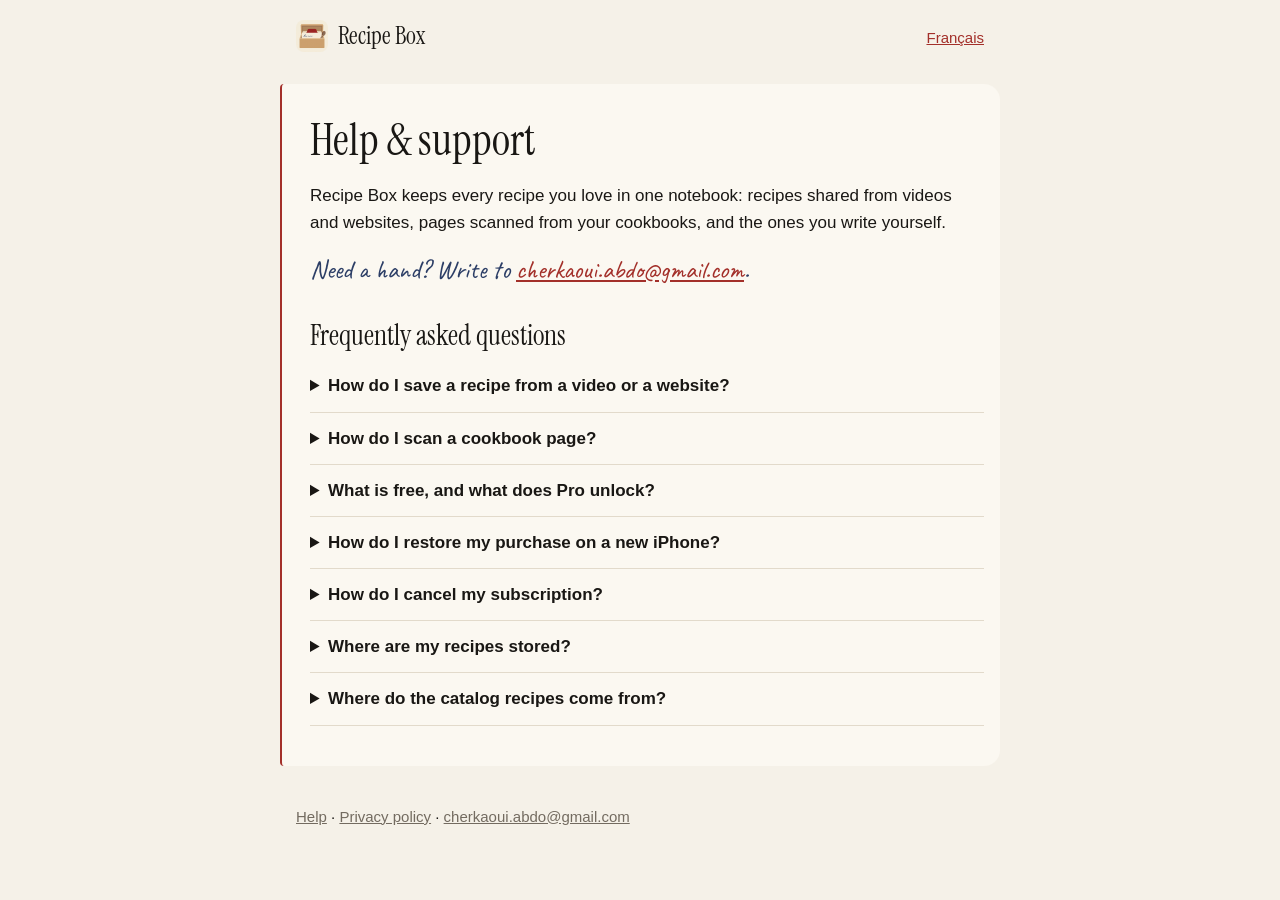
<file: index.html>
<!doctype html>
<html lang="en">
<head>
<meta charset="utf-8">
<meta name="viewport" content="width=device-width, initial-scale=1">
<title>Recipe Box – Help</title>
<meta name="description" content="Help and support for Recipe Box: save recipes from videos and websites, scan cookbooks.">
<link rel="icon" href="assets/favicon.png">
<link rel="apple-touch-icon" href="assets/icon.png">
<link rel="preconnect" href="https://fonts.googleapis.com">
<link href="https://fonts.googleapis.com/css2?family=Caveat&family=Instrument+Serif&display=swap" rel="stylesheet">
<link rel="stylesheet" href="style.css">
</head>
<body>
<header class="bar"><a class="brand" href="index.html"><img src="assets/icon.png" alt="" width="32" height="32">Recipe Box</a><a class="lang" href="fr/index.html">Français</a></header>
<main>
<h1>Help &amp; support</h1>
<p>Recipe Box keeps every recipe you love in one notebook: recipes shared from videos and websites, pages scanned from your cookbooks, and the ones you write yourself.</p>
<p class="note">Need a hand? Write to <a href="mailto:cherkaoui.abdo@gmail.com">cherkaoui.abdo@gmail.com</a>.</p>
<h2>Frequently asked questions</h2>
<details><summary>How do I save a recipe from a video or a website?</summary><p>In TikTok, Instagram, YouTube or Safari, tap Share, then Recipe Box. You can also copy the link, tap + in the app, then Paste a link. Recipe Box reads the public page and pulls out the ingredients and steps it finds. When a video only gives the recipe out loud or by private message, the app keeps the title, photo and caption, and you can write the rest.</p></details>
<details><summary>How do I scan a cookbook page?</summary><p>Tap +, then Scan a page, and point the camera at the recipe. The text is read on your iPhone; the photo is never uploaded. Check the ingredients and steps, then save.</p></details>
<details><summary>What is free, and what does Pro unlock?</summary><p>The free version includes 3 imports in total (link, scan or catalog recipe). Reading your notebook and writing recipes by hand stay unlimited, and imported recipes stay yours forever. Pro unlocks unlimited imports and the grocery list sorted by aisle, with a yearly subscription (free trial for new subscribers) or a one-time lifetime purchase.</p></details>
<details><summary>How do I restore my purchase on a new iPhone?</summary><p>Open Recipe Box, go to Settings, then tap Restore Purchases. Use the same Apple Account you bought with.</p></details>
<details><summary>How do I cancel my subscription?</summary><p>In Recipe Box, open Settings and tap Manage subscription. Or, on your iPhone, open Settings, tap your name, then Subscriptions, and choose Recipe Box. Cancel at least 24 hours before the renewal date to avoid being charged for the next year.</p></details>
<details><summary>Where are my recipes stored?</summary><p>On your iPhone only. There is no account and no cloud; your recipes open without a connection. Deleting the app deletes them.</p></details>
<details><summary>Where do the catalog recipes come from?</summary><p>From the Wikibooks Cookbook, written by its contributors and shared under the CC BY-SA 4.0 license. Each recipe shows its source and the author and license of its photo.</p></details>
</main>
<footer><p><a href="index.html">Help</a> · <a href="privacy.html">Privacy policy</a> · <a href="mailto:cherkaoui.abdo@gmail.com">cherkaoui.abdo@gmail.com</a></p></footer>
</body>
</html>
</file>
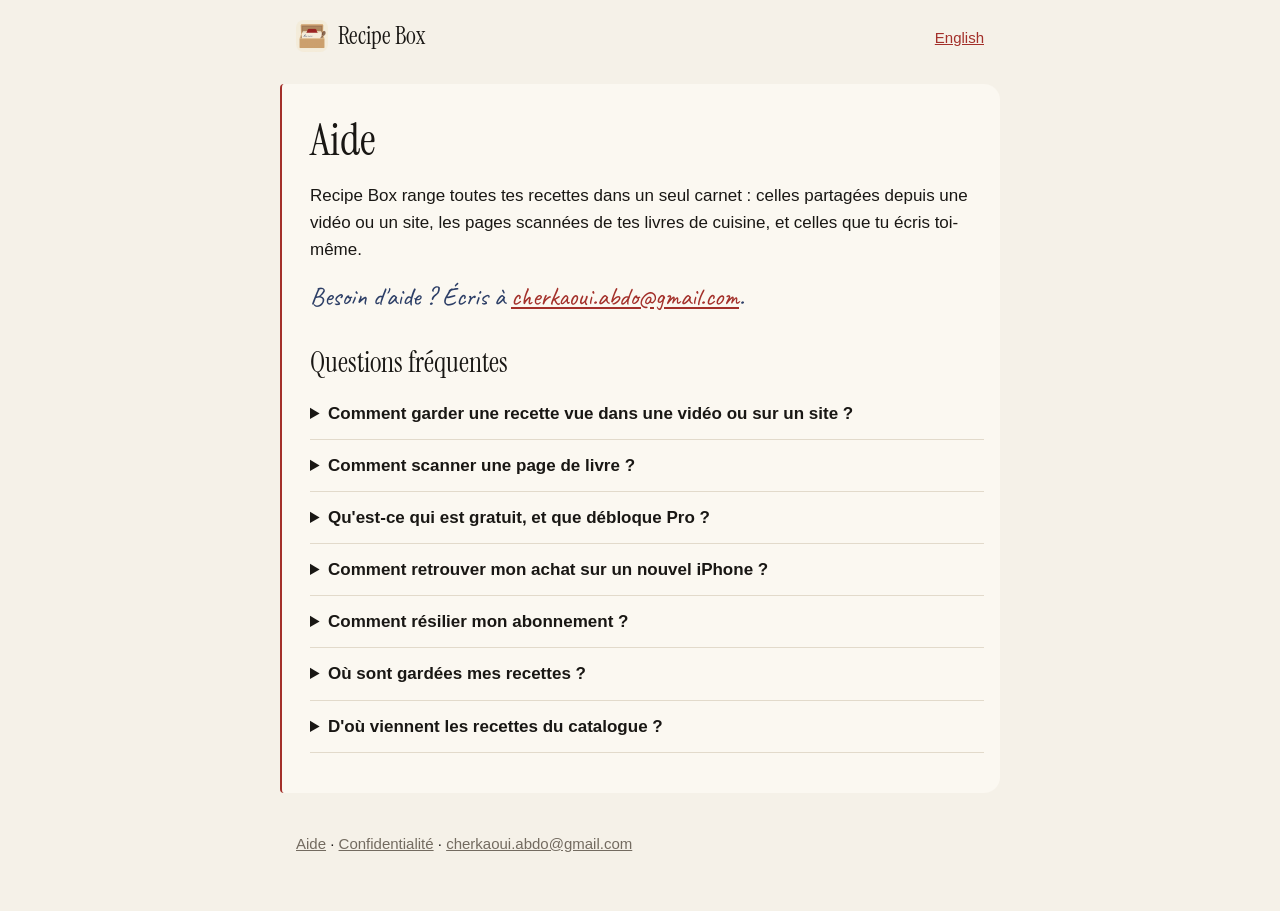
<file: fr/index.html>
<!doctype html>
<html lang="fr">
<head>
<meta charset="utf-8">
<meta name="viewport" content="width=device-width, initial-scale=1">
<title>Recipe Box – Aide</title>
<meta name="description" content="Aide de Recipe Box : garder les recettes des vidéos et des sites, scanner ses livres.">
<link rel="icon" href="../assets/favicon.png">
<link rel="apple-touch-icon" href="../assets/icon.png">
<link rel="preconnect" href="https://fonts.googleapis.com">
<link href="https://fonts.googleapis.com/css2?family=Caveat&family=Instrument+Serif&display=swap" rel="stylesheet">
<link rel="stylesheet" href="../style.css">
</head>
<body>
<header class="bar"><a class="brand" href="index.html"><img src="../assets/icon.png" alt="" width="32" height="32">Recipe Box</a><a class="lang" href="../index.html">English</a></header>
<main>
<h1>Aide</h1>
<p>Recipe Box range toutes tes recettes dans un seul carnet : celles partagées depuis une vidéo ou un site, les pages scannées de tes livres de cuisine, et celles que tu écris toi-même.</p>
<p class="note">Besoin d'aide ? Écris à <a href="mailto:cherkaoui.abdo@gmail.com">cherkaoui.abdo@gmail.com</a>.</p>
<h2>Questions fréquentes</h2>
<details><summary>Comment garder une recette vue dans une vidéo ou sur un site ?</summary><p>Dans TikTok, Instagram, YouTube ou Safari, touche Partager, puis Recipe Box. Tu peux aussi copier le lien, toucher + dans l'app, puis Coller un lien. Recipe Box lit la page publique et en tire les ingrédients et les étapes qu'elle trouve. Quand une vidéo ne donne la recette qu'à l'oral ou par message privé, l'app garde le titre, la photo et la légende, et tu écris le reste.</p></details>
<details><summary>Comment scanner une page de livre ?</summary><p>Touche +, puis Scanner une page, et vise la recette. Le texte est lu sur ton iPhone ; la photo n'est jamais envoyée. Vérifie les ingrédients et les étapes, puis range la recette.</p></details>
<details><summary>Qu'est-ce qui est gratuit, et que débloque Pro ?</summary><p>La version gratuite comprend 3 imports au total (lien, scan ou recette du catalogue). La lecture du carnet et l'écriture à la main restent illimitées, et les recettes importées restent à toi. Pro débloque les imports illimités et la liste de courses par rayon, avec un abonnement annuel (essai gratuit pour les nouveaux abonnés) ou un achat unique à vie.</p></details>
<details><summary>Comment retrouver mon achat sur un nouvel iPhone ?</summary><p>Ouvre Recipe Box, va dans Réglages, puis touche Restaurer mes achats, avec le même compte Apple que celui de l'achat.</p></details>
<details><summary>Comment résilier mon abonnement ?</summary><p>Dans Recipe Box, ouvre Réglages et touche Gérer mon abonnement. Ou, dans les Réglages de l'iPhone, touche ton nom, puis Abonnements, et choisis Recipe Box. Résilie au moins 24 heures avant la date de renouvellement pour ne pas payer l'année suivante.</p></details>
<details><summary>Où sont gardées mes recettes ?</summary><p>Sur ton iPhone seulement. Pas de compte, pas de cloud : tes recettes s'ouvrent sans réseau. Supprimer l'app les supprime.</p></details>
<details><summary>D'où viennent les recettes du catalogue ?</summary><p>Du Wikibooks Cookbook, écrites par ses contributeurs et partagées sous licence CC BY-SA 4.0. Chaque recette indique sa source, ainsi que l'auteur et la licence de sa photo.</p></details>
</main>
<footer><p><a href="index.html">Aide</a> · <a href="confidentialite.html">Confidentialité</a> · <a href="mailto:cherkaoui.abdo@gmail.com">cherkaoui.abdo@gmail.com</a></p></footer>
</body>
</html>
</file>
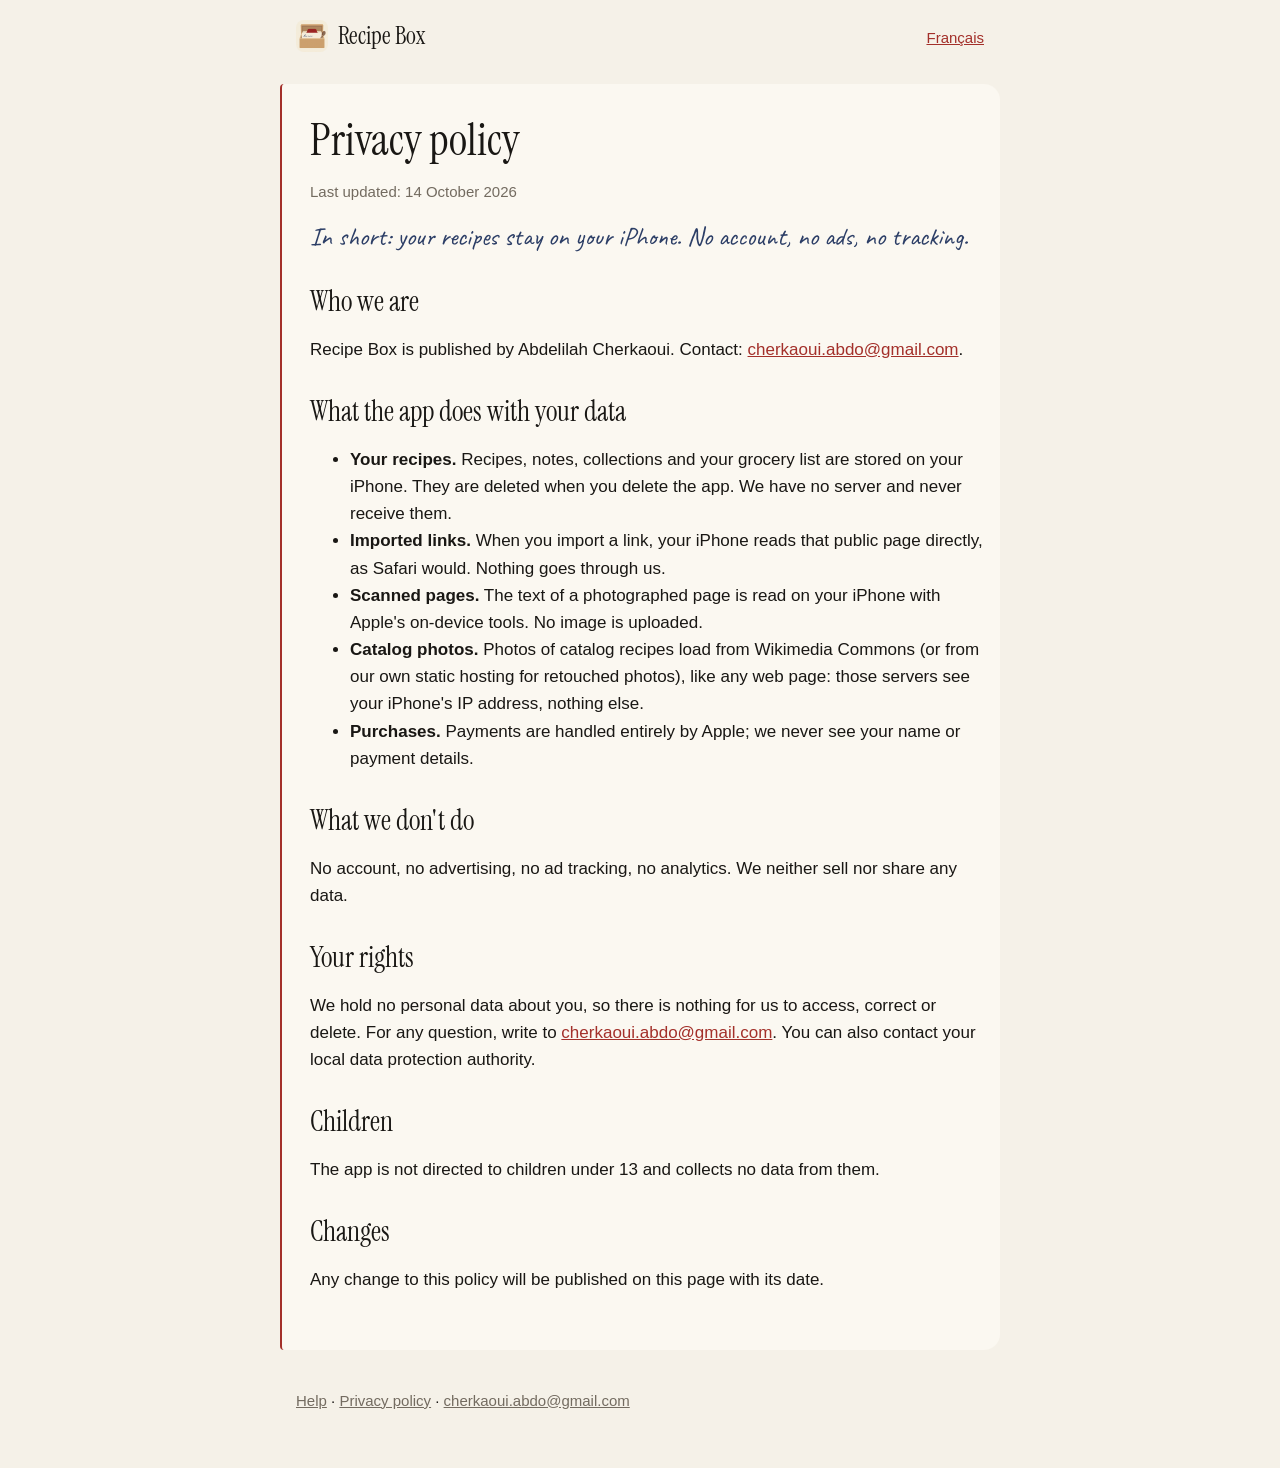
<file: privacy.html>
<!doctype html>
<html lang="en">
<head>
<meta charset="utf-8">
<meta name="viewport" content="width=device-width, initial-scale=1">
<title>Recipe Box – Privacy</title>
<meta name="description" content="Recipe Box privacy policy: your recipes stay on your iPhone.">
<link rel="icon" href="assets/favicon.png">
<link rel="apple-touch-icon" href="assets/icon.png">
<link rel="preconnect" href="https://fonts.googleapis.com">
<link href="https://fonts.googleapis.com/css2?family=Caveat&family=Instrument+Serif&display=swap" rel="stylesheet">
<link rel="stylesheet" href="style.css">
</head>
<body>
<header class="bar"><a class="brand" href="index.html"><img src="assets/icon.png" alt="" width="32" height="32">Recipe Box</a><a class="lang" href="fr/confidentialite.html">Français</a></header>
<main>
<h1>Privacy policy</h1>
<p class="meta">Last updated: 14 October 2026</p>
<p class="note">In short: your recipes stay on your iPhone. No account, no ads, no tracking.</p>
<h2>Who we are</h2>
<p>Recipe Box is published by Abdelilah Cherkaoui. Contact: <a href="mailto:cherkaoui.abdo@gmail.com">cherkaoui.abdo@gmail.com</a>.</p>
<h2>What the app does with your data</h2>
<ul>
<li><strong>Your recipes.</strong> Recipes, notes, collections and your grocery list are stored on your iPhone. They are deleted when you delete the app. We have no server and never receive them.</li>
<li><strong>Imported links.</strong> When you import a link, your iPhone reads that public page directly, as Safari would. Nothing goes through us.</li>
<li><strong>Scanned pages.</strong> The text of a photographed page is read on your iPhone with Apple's on-device tools. No image is uploaded.</li>
<li><strong>Catalog photos.</strong> Photos of catalog recipes load from Wikimedia Commons (or from our own static hosting for retouched photos), like any web page: those servers see your iPhone's IP address, nothing else.</li>
<li><strong>Purchases.</strong> Payments are handled entirely by Apple; we never see your name or payment details.</li>
</ul>
<h2>What we don't do</h2>
<p>No account, no advertising, no ad tracking, no analytics. We neither sell nor share any data.</p>
<h2>Your rights</h2>
<p>We hold no personal data about you, so there is nothing for us to access, correct or delete. For any question, write to <a href="mailto:cherkaoui.abdo@gmail.com">cherkaoui.abdo@gmail.com</a>. You can also contact your local data protection authority.</p>
<h2>Children</h2>
<p>The app is not directed to children under 13 and collects no data from them.</p>
<h2>Changes</h2>
<p>Any change to this policy will be published on this page with its date.</p>
</main>
<footer><p><a href="index.html">Help</a> · <a href="privacy.html">Privacy policy</a> · <a href="mailto:cherkaoui.abdo@gmail.com">cherkaoui.abdo@gmail.com</a></p></footer>
</body>
</html>
</file>
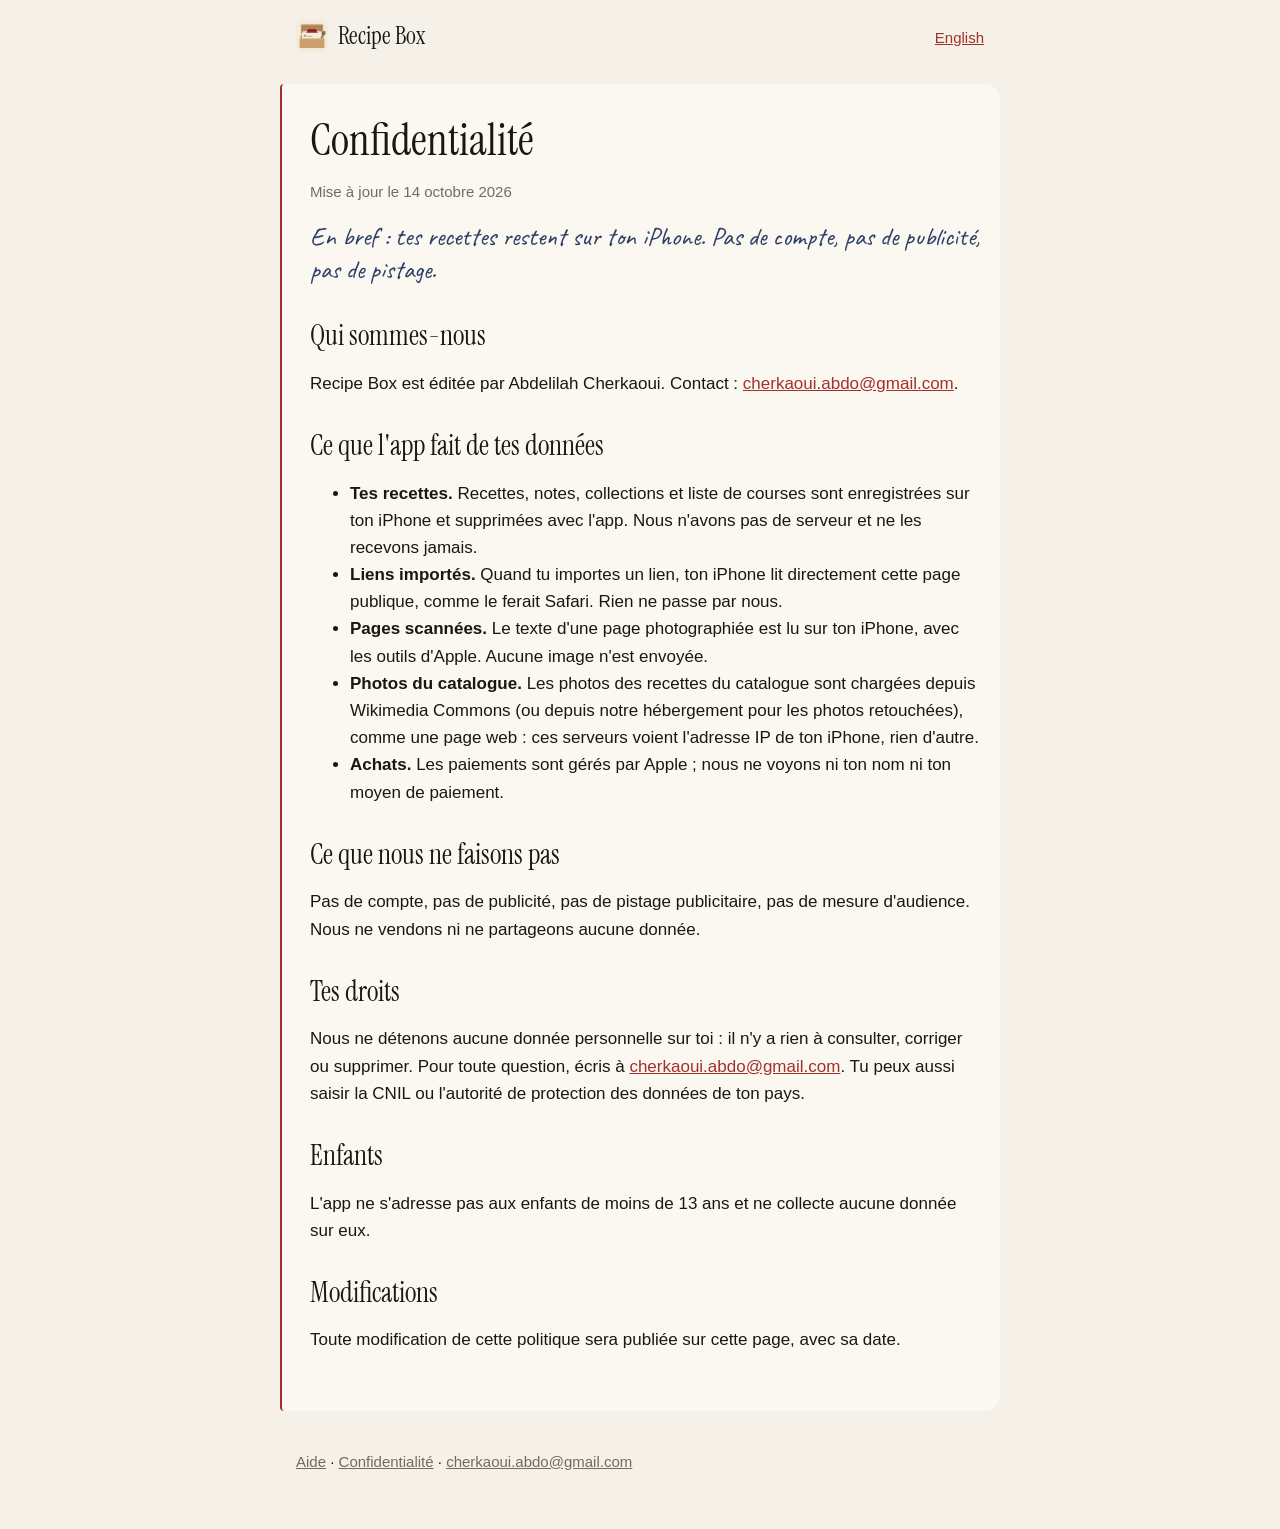
<file: fr/confidentialite.html>
<!doctype html>
<html lang="fr">
<head>
<meta charset="utf-8">
<meta name="viewport" content="width=device-width, initial-scale=1">
<title>Recipe Box – Confidentialité</title>
<meta name="description" content="Confidentialité de Recipe Box : tes recettes restent sur ton iPhone.">
<link rel="icon" href="../assets/favicon.png">
<link rel="apple-touch-icon" href="../assets/icon.png">
<link rel="preconnect" href="https://fonts.googleapis.com">
<link href="https://fonts.googleapis.com/css2?family=Caveat&family=Instrument+Serif&display=swap" rel="stylesheet">
<link rel="stylesheet" href="../style.css">
</head>
<body>
<header class="bar"><a class="brand" href="index.html"><img src="../assets/icon.png" alt="" width="32" height="32">Recipe Box</a><a class="lang" href="../privacy.html">English</a></header>
<main>
<h1>Confidentialité</h1>
<p class="meta">Mise à jour le 14 octobre 2026</p>
<p class="note">En bref : tes recettes restent sur ton iPhone. Pas de compte, pas de publicité, pas de pistage.</p>
<h2>Qui sommes-nous</h2>
<p>Recipe Box est éditée par Abdelilah Cherkaoui. Contact : <a href="mailto:cherkaoui.abdo@gmail.com">cherkaoui.abdo@gmail.com</a>.</p>
<h2>Ce que l'app fait de tes données</h2>
<ul>
<li><strong>Tes recettes.</strong> Recettes, notes, collections et liste de courses sont enregistrées sur ton iPhone et supprimées avec l'app. Nous n'avons pas de serveur et ne les recevons jamais.</li>
<li><strong>Liens importés.</strong> Quand tu importes un lien, ton iPhone lit directement cette page publique, comme le ferait Safari. Rien ne passe par nous.</li>
<li><strong>Pages scannées.</strong> Le texte d'une page photographiée est lu sur ton iPhone, avec les outils d'Apple. Aucune image n'est envoyée.</li>
<li><strong>Photos du catalogue.</strong> Les photos des recettes du catalogue sont chargées depuis Wikimedia Commons (ou depuis notre hébergement pour les photos retouchées), comme une page web : ces serveurs voient l'adresse IP de ton iPhone, rien d'autre.</li>
<li><strong>Achats.</strong> Les paiements sont gérés par Apple ; nous ne voyons ni ton nom ni ton moyen de paiement.</li>
</ul>
<h2>Ce que nous ne faisons pas</h2>
<p>Pas de compte, pas de publicité, pas de pistage publicitaire, pas de mesure d'audience. Nous ne vendons ni ne partageons aucune donnée.</p>
<h2>Tes droits</h2>
<p>Nous ne détenons aucune donnée personnelle sur toi : il n'y a rien à consulter, corriger ou supprimer. Pour toute question, écris à <a href="mailto:cherkaoui.abdo@gmail.com">cherkaoui.abdo@gmail.com</a>. Tu peux aussi saisir la CNIL ou l'autorité de protection des données de ton pays.</p>
<h2>Enfants</h2>
<p>L'app ne s'adresse pas aux enfants de moins de 13 ans et ne collecte aucune donnée sur eux.</p>
<h2>Modifications</h2>
<p>Toute modification de cette politique sera publiée sur cette page, avec sa date.</p>
</main>
<footer><p><a href="index.html">Aide</a> · <a href="confidentialite.html">Confidentialité</a> · <a href="mailto:cherkaoui.abdo@gmail.com">cherkaoui.abdo@gmail.com</a></p></footer>
</body>
</html>
</file>
<file: style.css>
/* Recipe Box : direction « Carnet » (papier ivoire, encre, ruban rouge), propre à l'app. */
:root {
  --paper: #F5F1E8; --sheet: #FBF8F1; --rule: #E2DACB; --ink: #191714; --ink-soft: #736B60;
  --ribbon: #A3302A; --pen: #2C3E66;
}
@media (prefers-color-scheme: dark) {
  :root { --paper: #15130F; --sheet: #1E1B16; --rule: #3A342B; --ink: #F2ECE0; --ink-soft: #A79E90;
          --ribbon: #D2564E; --pen: #9FB2DA; }
}
* { box-sizing: border-box; }
html { -webkit-text-size-adjust: 100%; }
body { margin: 0; background: var(--paper); color: var(--ink);
       font: 17px/1.6 -apple-system, BlinkMacSystemFont, "Segoe UI", sans-serif; }
.bar { max-width: 720px; margin: 0 auto; padding: 20px 16px 0; }
.brand { display: inline-flex; align-items: center; gap: 10px; color: var(--ink); text-decoration: none;
         font: 24px/1 "Instrument Serif", Georgia, serif; }
.brand img { border-radius: 8px; }
.lang { float: right; margin-top: 6px; font-size: 15px; }
main { max-width: 720px; margin: 24px auto 0; padding: 32px 16px 40px 28px; background: var(--sheet);
       border-left: 2px solid var(--ribbon); border-radius: 4px 16px 16px 4px; }
h1 { font: 44px/1.1 "Instrument Serif", Georgia, serif; margin: 0 0 12px; }
h2 { font: 28px/1.2 "Instrument Serif", Georgia, serif; margin: 32px 0 8px; }
p, li { color: var(--ink); }
.meta { color: var(--ink-soft); font-size: 15px; }
.note { font: 26px/1.3 "Caveat", cursive; color: var(--pen); margin: 16px 0; }
a { color: var(--ribbon); }
details { border-bottom: 1px solid var(--rule); padding: 12px 0; }
summary { cursor: pointer; font-weight: 600; }
details p { margin: 8px 0 0; }
footer { max-width: 720px; margin: 0 auto; padding: 24px 16px 40px; color: var(--ink-soft); font-size: 15px; }
footer a { color: var(--ink-soft); }
a { overflow-wrap: anywhere; }
</file>
